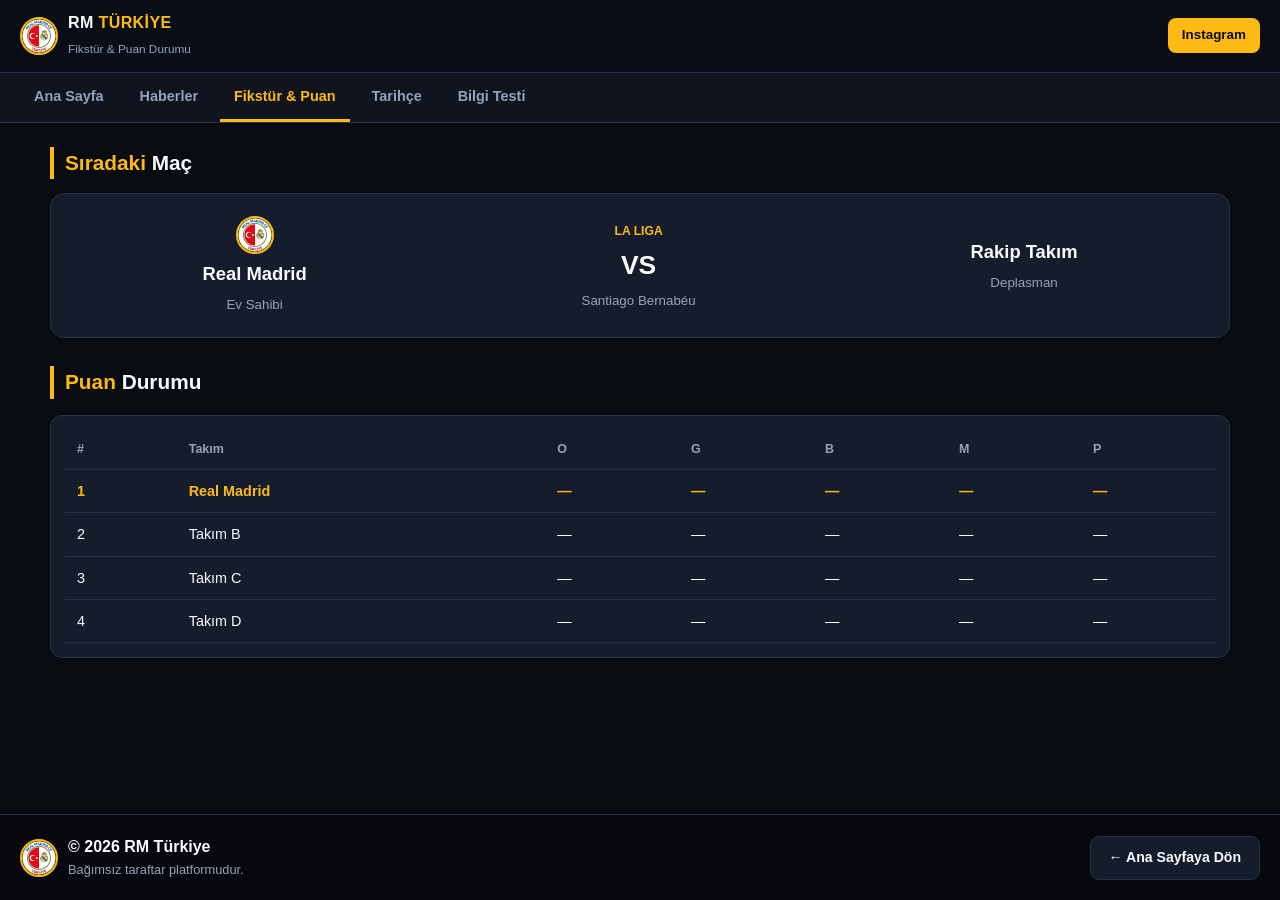
<file: fikstur.html>
<!DOCTYPE html>
<html lang="tr">
<head>
    <meta charset="UTF-8">
    <meta name="viewport" content="width=device-width, initial-scale=1.0">
    <title>Fikstür & Puan | RM Türkiye</title>
    <link rel="stylesheet" href="style.css">
</head>
<body>
    <header class="topbar">
        <div class="topbar-left">
            <a href="index.html" class="brand">
                <img src="logo.jpg" alt="RM Türkiye Logo" class="logo-circle logo-sm">
                <div class="brand-title"><strong>RM <span>TÜRKİYE</span></strong><small>Fikstür & Puan Durumu</small></div>
            </a>
        </div>
        <div class="topbar-right">
            <a href="https://instagram.com/realmadridcf.turkiye" target="_blank" rel="noopener noreferrer" class="ig-btn">Instagram</a>
        </div>
    </header>

    <nav class="main-nav">
        <a href="index.html">Ana Sayfa</a>
        <a href="haberler.html">Haberler</a>
        <a href="fikstur.html" class="active">Fikstür & Puan</a>
        <a href="tarihce.html">Tarihçe</a>
        <a href="quiz.html">Bilgi Testi</a>
    </nav>

    <main class="page">
        <div class="sec-head">
            <h2><span>Sıradaki</span> Maç</h2>
        </div>

        <div class="match-strip">
            <div class="club-col">
                <img src="logo.jpg" alt="Real Madrid" class="logo-circle logo-sm">
                <strong>Real Madrid</strong>
                <small>Ev Sahibi</small>
            </div>
            <div class="mid-col">
                <span>LA LIGA</span>
                <div class="vs-big">VS</div>
                <small>Santiago Bernabéu</small>
            </div>
            <div class="club-col">
                <strong>Rakip Takım</strong>
                <small>Deplasman</small>
            </div>
        </div>

        <div class="sec-head section-gap">
            <h2><span>Puan</span> Durumu</h2>
        </div>

        <div class="table-box">
            <table>
                <thead>
                    <tr>
                        <th>#</th>
                        <th>Takım</th>
                        <th>O</th>
                        <th>G</th>
                        <th>B</th>
                        <th>M</th>
                        <th>P</th>
                    </tr>
                </thead>
                <tbody>
                    <tr class="rm-row">
                        <td>1</td>
                        <td>Real Madrid</td>
                        <td>—</td>
                        <td>—</td>
                        <td>—</td>
                        <td>—</td>
                        <td>—</td>
                    </tr>
                    <tr>
                        <td>2</td>
                        <td>Takım B</td>
                        <td>—</td>
                        <td>—</td>
                        <td>—</td>
                        <td>—</td>
                        <td>—</td>
                    </tr>
                    <tr>
                        <td>3</td>
                        <td>Takım C</td>
                        <td>—</td>
                        <td>—</td>
                        <td>—</td>
                        <td>—</td>
                        <td>—</td>
                    </tr>
                    <tr>
                        <td>4</td>
                        <td>Takım D</td>
                        <td>—</td>
                        <td>—</td>
                        <td>—</td>
                        <td>—</td>
                        <td>—</td>
                    </tr>
                </tbody>
            </table>
        </div>
    </main>

    <footer class="site-footer">
        <div class="footer-brand">
            <img src="logo.jpg" alt="RM Türkiye" class="logo-circle logo-sm">
            <div><strong>© 2026 RM Türkiye</strong><p>Bağımsız taraftar platformudur.</p></div>
        </div>
        <a href="index.html" class="btn-dark">← Ana Sayfaya Dön</a>
    </footer>
    <script src="script.js"></script>
</body>
</html>
</file>
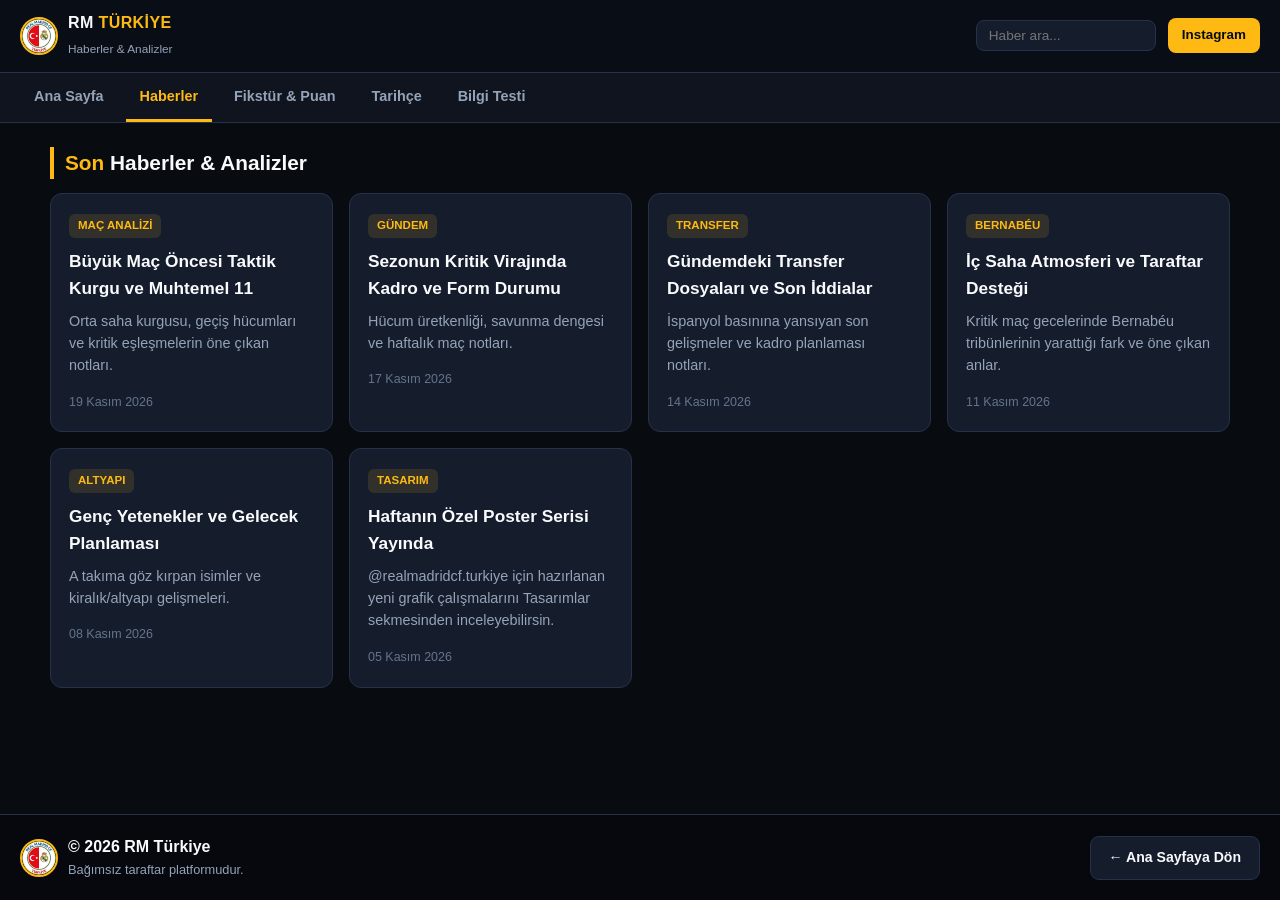
<file: haberler.html>
<!DOCTYPE html>
<html lang="tr">
<head>
    <meta charset="UTF-8">
    <meta name="viewport" content="width=device-width, initial-scale=1.0">
    <title>Haberler | RM Türkiye</title>
    <link rel="stylesheet" href="style.css">
</head>
<body>
    <header class="topbar">
        <div class="topbar-left">
            <a href="index.html" class="brand">
                <img src="logo.jpg" alt="RM Türkiye Logo" class="logo-circle logo-sm">
                <div class="brand-title"><strong>RM <span>TÜRKİYE</span></strong><small>Haberler & Analizler</small></div>
            </a>
        </div>
        <div class="topbar-right">
            <input type="text" id="site-search" class="search-box" placeholder="Haber ara...">
            <a href="https://instagram.com/realmadridcf.turkiye" target="_blank" rel="noopener noreferrer" class="ig-btn">Instagram</a>
        </div>
    </header>

    <nav class="main-nav">
        <a href="index.html">Ana Sayfa</a>
        <a href="haberler.html" class="active">Haberler</a>
        <a href="fikstur.html">Fikstür & Puan</a>
        <a href="tarihce.html">Tarihçe</a>
        <a href="quiz.html">Bilgi Testi</a>
    </nav>

    <main class="page">
        <div class="sec-head">
            <h2><span>Son</span> Haberler & Analizler</h2>
        </div>

        <div class="grid-3 searchable-list">
            <article class="card searchable-item">
                <span class="cat-pill">MAÇ ANALİZİ</span>
                <h3>Büyük Maç Öncesi Taktik Kurgu ve Muhtemel 11</h3>
                <p>Orta saha kurgusu, geçiş hücumları ve kritik eşleşmelerin öne çıkan notları.</p>
                <span class="meta-date">19 Kasım 2026</span>
            </article>
            <article class="card searchable-item">
                <span class="cat-pill">GÜNDEM</span>
                <h3>Sezonun Kritik Virajında Kadro ve Form Durumu</h3>
                <p>Hücum üretkenliği, savunma dengesi ve haftalık maç notları.</p>
                <span class="meta-date">17 Kasım 2026</span>
            </article>
            <article class="card searchable-item">
                <span class="cat-pill">TRANSFER</span>
                <h3>Gündemdeki Transfer Dosyaları ve Son İddialar</h3>
                <p>İspanyol basınına yansıyan son gelişmeler ve kadro planlaması notları.</p>
                <span class="meta-date">14 Kasım 2026</span>
            </article>
            <article class="card searchable-item">
                <span class="cat-pill">BERNABÉU</span>
                <h3>İç Saha Atmosferi ve Taraftar Desteği</h3>
                <p>Kritik maç gecelerinde Bernabéu tribünlerinin yarattığı fark ve öne çıkan anlar.</p>
                <span class="meta-date">11 Kasım 2026</span>
            </article>
            <article class="card searchable-item">
                <span class="cat-pill">ALTYAPI</span>
                <h3>Genç Yetenekler ve Gelecek Planlaması</h3>
                <p>A takıma göz kırpan isimler ve kiralık/altyapı gelişmeleri.</p>
                <span class="meta-date">08 Kasım 2026</span>
            </article>
            <article class="card searchable-item">
                <span class="cat-pill">TASARIM</span>
                <h3>Haftanın Özel Poster Serisi Yayında</h3>
                <p>@realmadridcf.turkiye için hazırlanan yeni grafik çalışmalarını Tasarımlar sekmesinden inceleyebilirsin.</p>
                <span class="meta-date">05 Kasım 2026</span>
            </article>
        </div>
    </main>

    <footer class="site-footer">
        <div class="footer-brand">
            <img src="logo.jpg" alt="RM Türkiye" class="logo-circle logo-sm">
            <div><strong>© 2026 RM Türkiye</strong><p>Bağımsız taraftar platformudur.</p></div>
        </div>
        <a href="index.html" class="btn-dark">← Ana Sayfaya Dön</a>
    </footer>
    <script src="script.js"></script>
</body>
</html>
</file>
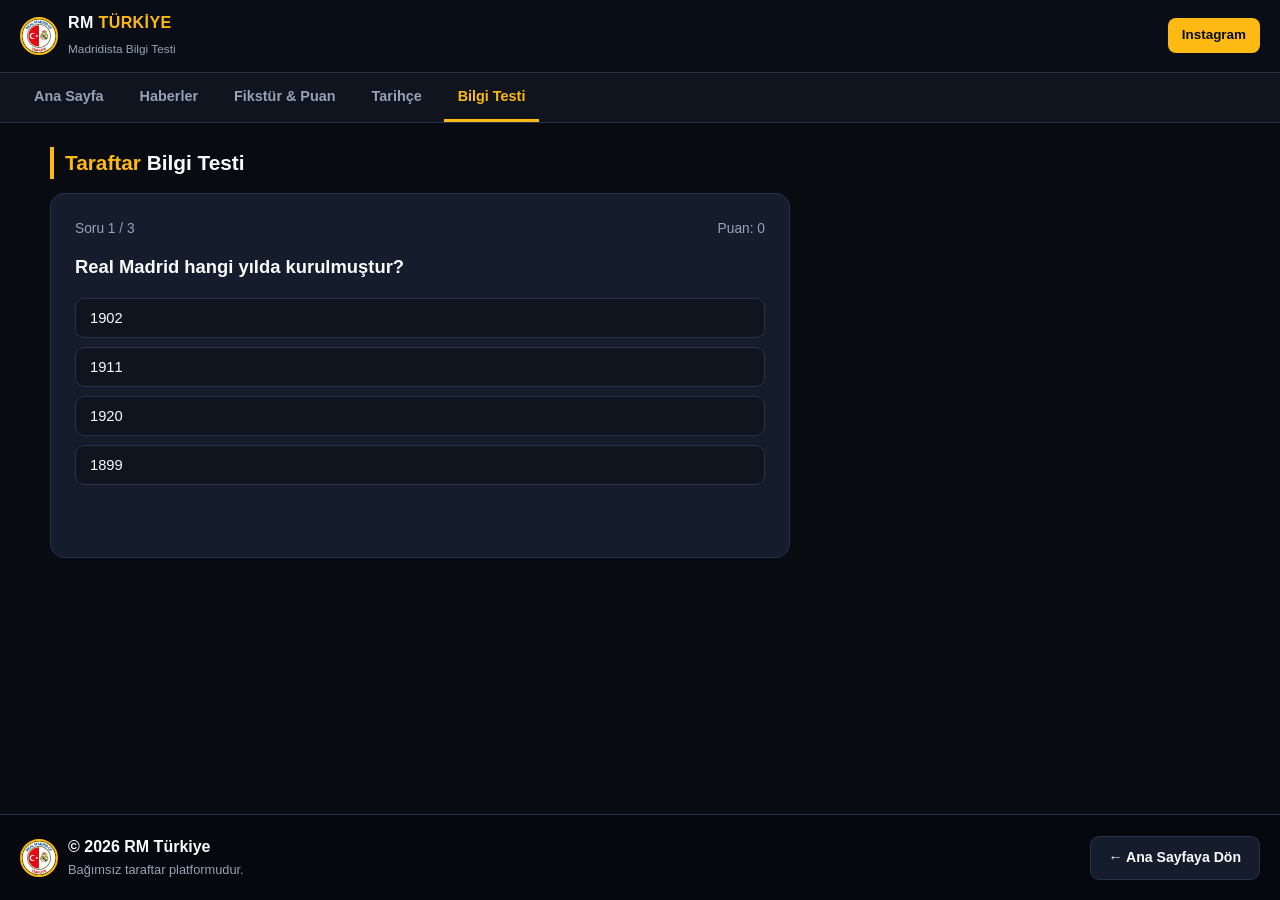
<file: quiz.html>
<!DOCTYPE html>
<html lang="tr">
<head>
    <meta charset="UTF-8">
    <meta name="viewport" content="width=device-width, initial-scale=1.0">
    <title>Bilgi Testi | RM Türkiye</title>
    <link rel="stylesheet" href="style.css">
</head>
<body>
    <header class="topbar">
        <div class="topbar-left">
            <a href="index.html" class="brand">
                <img src="logo.jpg" alt="RM Türkiye Logo" class="logo-circle logo-sm">
                <div class="brand-title"><strong>RM <span>TÜRKİYE</span></strong><small>Madridista Bilgi Testi</small></div>
            </a>
        </div>
        <div class="topbar-right">
            <a href="https://instagram.com/realmadridcf.turkiye" target="_blank" rel="noopener noreferrer" class="ig-btn">Instagram</a>
        </div>
    </header>

    <nav class="main-nav">
        <a href="index.html">Ana Sayfa</a>
        <a href="haberler.html">Haberler</a>
        <a href="fikstur.html">Fikstür & Puan</a>
        <a href="tarihce.html">Tarihçe</a>
        <a href="quiz.html" class="active">Bilgi Testi</a>
    </nav>

    <main class="page">
        <div class="sec-head">
            <h2><span>Taraftar</span> Bilgi Testi</h2>
        </div>

        <div class="quiz-panel">
            <div class="quiz-top">
                <span id="q-step">Soru 1 / 3</span>
                <span id="q-points">Puan: 0</span>
            </div>
            <h3 id="q-title">Soru yükleniyor...</h3>
            <div class="options-stack" id="q-choices"></div>
            <p class="quiz-note" id="q-msg"></p>
            <button type="button" class="btn-gold hidden" id="q-next">Sonraki Soru</button>
        </div>
    </main>

    <footer class="site-footer">
        <div class="footer-brand">
            <img src="logo.jpg" alt="RM Türkiye" class="logo-circle logo-sm">
            <div><strong>© 2026 RM Türkiye</strong><p>Bağımsız taraftar platformudur.</p></div>
        </div>
        <a href="index.html" class="btn-dark">← Ana Sayfaya Dön</a>
    </footer>
    <script src="script.js"></script>
</body>
</html>
</file>
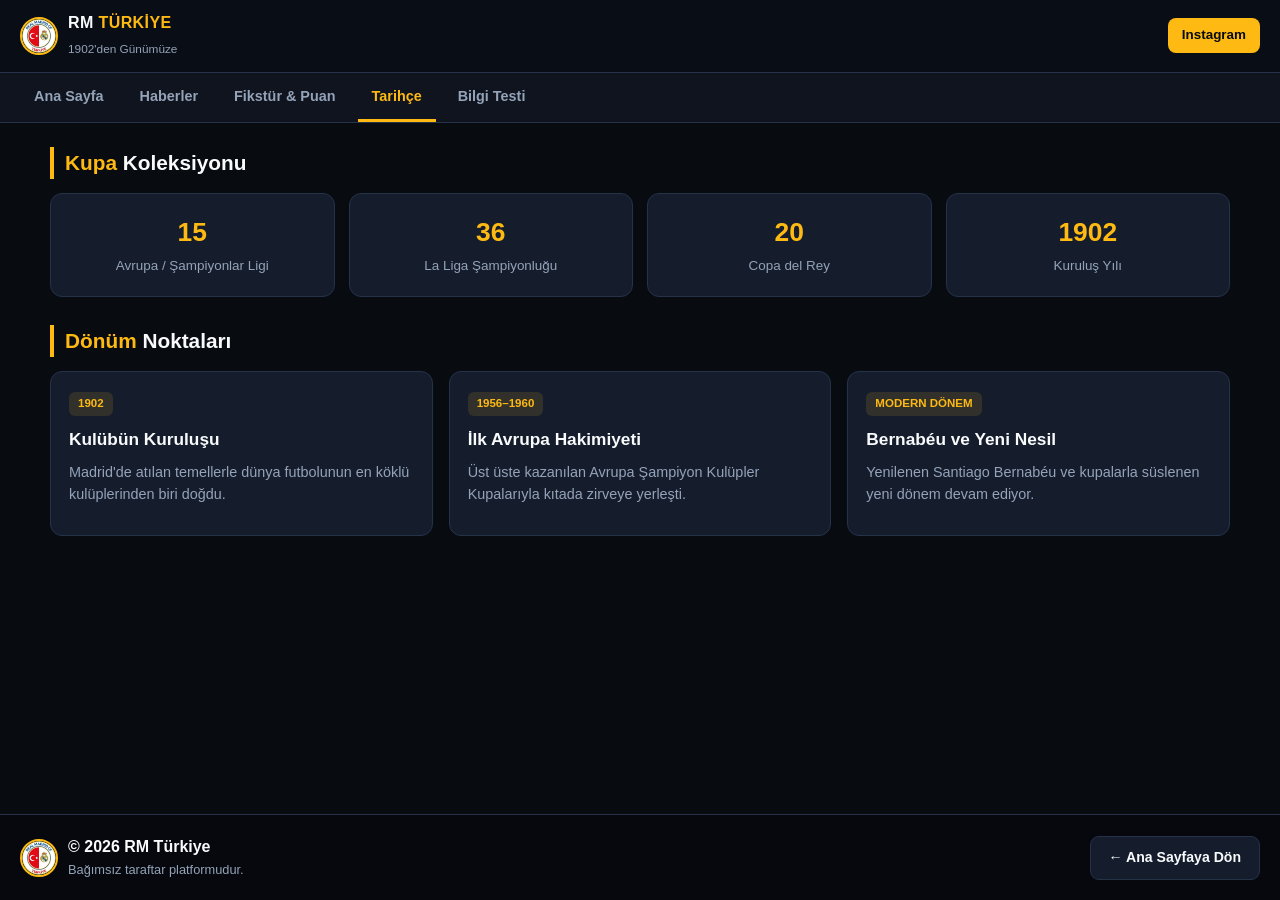
<file: tarihce.html>
<!DOCTYPE html>
<html lang="tr">
<head>
    <meta charset="UTF-8">
    <meta name="viewport" content="width=device-width, initial-scale=1.0">
    <title>Kulüp Tarihçesi | RM Türkiye</title>
    <link rel="stylesheet" href="style.css">
</head>
<body>
    <header class="topbar">
        <div class="topbar-left">
            <a href="index.html" class="brand">
                <img src="logo.jpg" alt="RM Türkiye Logo" class="logo-circle logo-sm">
                <div class="brand-title"><strong>RM <span>TÜRKİYE</span></strong><small>1902'den Günümüze</small></div>
            </a>
        </div>
        <div class="topbar-right">
            <a href="https://instagram.com/realmadridcf.turkiye" target="_blank" rel="noopener noreferrer" class="ig-btn">Instagram</a>
        </div>
    </header>

    <nav class="main-nav">
        <a href="index.html">Ana Sayfa</a>
        <a href="haberler.html">Haberler</a>
        <a href="fikstur.html">Fikstür & Puan</a>
        <a href="tarihce.html" class="active">Tarihçe</a>
        <a href="quiz.html">Bilgi Testi</a>
    </nav>

    <main class="page">
        <div class="sec-head">
            <h2><span>Kupa</span> Koleksiyonu</h2>
        </div>

        <div class="grid-4">
            <div class="stat-box"><strong>15</strong><span>Avrupa / Şampiyonlar Ligi</span></div>
            <div class="stat-box"><strong>36</strong><span>La Liga Şampiyonluğu</span></div>
            <div class="stat-box"><strong>20</strong><span>Copa del Rey</span></div>
            <div class="stat-box"><strong>1902</strong><span>Kuruluş Yılı</span></div>
        </div>

        <div class="sec-head section-gap">
            <h2><span>Dönüm</span> Noktaları</h2>
        </div>

        <div class="grid-3">
            <div class="card">
                <span class="cat-pill">1902</span>
                <h3>Kulübün Kuruluşu</h3>
                <p>Madrid'de atılan temellerle dünya futbolunun en köklü kulüplerinden biri doğdu.</p>
            </div>
            <div class="card">
                <span class="cat-pill">1956–1960</span>
                <h3>İlk Avrupa Hakimiyeti</h3>
                <p>Üst üste kazanılan Avrupa Şampiyon Kulüpler Kupalarıyla kıtada zirveye yerleşti.</p>
            </div>
            <div class="card">
                <span class="cat-pill">MODERN DÖNEM</span>
                <h3>Bernabéu ve Yeni Nesil</h3>
                <p>Yenilenen Santiago Bernabéu ve kupalarla süslenen yeni dönem devam ediyor.</p>
            </div>
        </div>
    </main>

    <footer class="site-footer">
        <div class="footer-brand">
            <img src="logo.jpg" alt="RM Türkiye" class="logo-circle logo-sm">
            <div><strong>© 2026 RM Türkiye</strong><p>Bağımsız taraftar platformudur.</p></div>
        </div>
        <a href="index.html" class="btn-dark">← Ana Sayfaya Dön</a>
    </footer>
    <script src="script.js"></script>
</body>
</html>
</file>
<file: style.css>
:root {
    --bg: #080b10;
    --panel: #0f141f;
    --card: #151d2d;
    --card-hover: #1b253a;
    --border: #25324a;
    --text: #f8fafc;
    --muted: #94a3b8;
    --gold: #feba12;
    --gold-hover: #e5a506;
    --white-accent: #ffffff;
    --green: #22c55e;
}

* {
    margin: 0;
    padding: 0;
    box-sizing: border-box;
    font-family: 'Segoe UI', Tahoma, Geneva, Verdana, sans-serif;
}

body {
    background: var(--bg);
    color: var(--text);
    line-height: 1.55;
    min-height: 100vh;
    display: flex;
    flex-direction: column;
}

/* Üst Header */
.topbar {
    background: rgba(10, 14, 22, 0.96);
    border-bottom: 1px solid var(--border);
    padding: 11px 20px;
    display: flex;
    justify-content: space-between;
    align-items: center;
    gap: 14px;
    position: sticky;
    top: 0;
    z-index: 120;
}

.topbar-left,
.topbar-right {
    display: flex;
    align-items: center;
    gap: 12px;
}

.brand {
    display: flex;
    align-items: center;
    gap: 10px;
    text-decoration: none;
    color: var(--text);
}

.logo-circle {
    border-radius: 50%;
    object-fit: cover;
    border: 2px solid var(--gold);
}

.logo-sm {
    width: 38px;
    height: 38px;
}

.logo-md {
    width: 64px;
    height: 64px;
}

.brand-title strong {
    display: block;
    font-size: 1rem;
    letter-spacing: 0.4px;
}

.brand-title strong span {
    color: var(--gold);
}

.brand-title small {
    color: var(--muted);
    font-size: 0.74rem;
}

.season-badge {
    background: rgba(254, 186, 18, 0.12);
    border: 1px solid rgba(254, 186, 18, 0.35);
    color: var(--gold);
    padding: 4px 10px;
    border-radius: 999px;
    font-size: 0.76rem;
    font-weight: 700;
}

.search-box {
    background: var(--card);
    border: 1px solid var(--border);
    color: var(--text);
    padding: 7px 12px;
    border-radius: 8px;
    font-size: 0.85rem;
    width: 180px;
}

.search-box:focus {
    outline: none;
    border-color: var(--gold);
}

.ig-btn {
    background: var(--gold);
    color: #080b10;
    text-decoration: none;
    padding: 7px 14px;
    border-radius: 8px;
    font-size: 0.84rem;
    font-weight: 800;
}

.ig-btn:hover {
    background: var(--gold-hover);
}

/* Ayrı Sayfa Sekme Menüsü */
.main-nav {
    background: var(--panel);
    border-bottom: 1px solid var(--border);
    padding: 0 20px;
    display: flex;
    gap: 8px;
    overflow-x: auto;
}

.main-nav a {
    color: var(--muted);
    text-decoration: none;
    padding: 12px 14px;
    font-size: 0.9rem;
    font-weight: 700;
    border-bottom: 3px solid transparent;
    white-space: nowrap;
    transition: 0.18s;
}

.main-nav a:hover {
    color: var(--text);
}

.main-nav a.active {
    color: var(--gold);
    border-bottom-color: var(--gold);
}

/* Sayfa Konteyneri */
.page {
    width: 94%;
    max-width: 1180px;
    margin: 24px auto 44px;
    flex: 1;
}

/* Vitrin Banner */
.hero-banner {
    background: linear-gradient(120deg, #131c2e 0%, #0d1320 65%, rgba(254, 186, 18, 0.12) 100%);
    border: 1px solid var(--border);
    border-radius: 16px;
    padding: 26px;
    display: flex;
    justify-content: space-between;
    align-items: center;
    gap: 20px;
    flex-wrap: wrap;
    margin-bottom: 24px;
}

.hero-tag {
    display: inline-block;
    color: var(--gold);
    font-size: 0.75rem;
    font-weight: 800;
    letter-spacing: 1px;
    margin-bottom: 6px;
}

.hero-banner h1 {
    font-size: 1.85rem;
    margin-bottom: 8px;
}

.hero-banner p {
    color: var(--muted);
    max-width: 650px;
    font-size: 0.94rem;
}

.hero-cta {
    display: flex;
    gap: 10px;
    margin-top: 16px;
    flex-wrap: wrap;
}

.btn-gold {
    background: var(--gold);
    color: #080b10;
    text-decoration: none;
    border: none;
    padding: 10px 18px;
    border-radius: 9px;
    font-weight: 800;
    font-size: 0.88rem;
    cursor: pointer;
    display: inline-block;
}

.btn-gold:hover {
    background: var(--gold-hover);
}

.btn-dark {
    background: var(--card);
    color: var(--text);
    text-decoration: none;
    border: 1px solid var(--border);
    padding: 10px 18px;
    border-radius: 9px;
    font-weight: 700;
    font-size: 0.88rem;
    display: inline-block;
}

.btn-dark:hover {
    border-color: var(--gold);
}

.hero-right-box {
    display: flex;
    align-items: center;
    gap: 14px;
    background: rgba(8, 11, 16, 0.65);
    border: 1px solid var(--border);
    padding: 16px 20px;
    border-radius: 14px;
}

.hero-right-box strong {
    display: block;
    font-size: 1.05rem;
}

.hero-right-box span {
    color: var(--gold);
    font-size: 0.82rem;
    font-weight: 700;
}

/* Bölüm Başlıkları */
.sec-head {
    display: flex;
    justify-content: space-between;
    align-items: center;
    margin-bottom: 14px;
    gap: 10px;
    flex-wrap: wrap;
}

.sec-head h2 {
    font-size: 1.3rem;
    border-left: 4px solid var(--gold);
    padding-left: 11px;
}

.sec-head h2 span {
    color: var(--gold);
}

.link-more {
    color: var(--gold);
    text-decoration: none;
    font-size: 0.86rem;
    font-weight: 700;
}

.section-gap {
    margin-top: 28px;
}

/* Grid ve Kartlar */
.grid-3 {
    display: grid;
    grid-template-columns: repeat(auto-fit, minmax(280px, 1fr));
    gap: 16px;
}

.grid-4 {
    display: grid;
    grid-template-columns: repeat(auto-fit, minmax(190px, 1fr));
    gap: 14px;
}

.card {
    background: var(--card);
    border: 1px solid var(--border);
    border-radius: 12px;
    padding: 18px;
    transition: 0.18s;
}

.card:hover {
    background: var(--card-hover);
    border-color: rgba(254, 186, 18, 0.5);
}

.cat-pill {
    display: inline-block;
    background: rgba(254, 186, 18, 0.12);
    color: var(--gold);
    font-size: 0.72rem;
    font-weight: 800;
    padding: 3px 9px;
    border-radius: 6px;
    margin-bottom: 10px;
}

.card h3 {
    font-size: 1.08rem;
    margin-bottom: 8px;
}

.card p {
    color: var(--muted);
    font-size: 0.9rem;
    margin-bottom: 12px;
}

.meta-date {
    font-size: 0.78rem;
    color: #64748b;
}

/* Maç & Tablo */
.match-strip {
    background: var(--card);
    border: 1px solid var(--border);
    border-radius: 14px;
    padding: 22px;
    display: flex;
    justify-content: space-around;
    align-items: center;
    gap: 16px;
    flex-wrap: wrap;
    text-align: center;
}

.club-col {
    display: flex;
    flex-direction: column;
    align-items: center;
    gap: 6px;
}

.club-col strong {
    font-size: 1.15rem;
}

.club-col small,
.mid-col small {
    color: var(--muted);
}

.mid-col span {
    color: var(--gold);
    font-size: 0.76rem;
    font-weight: 800;
}

.vs-big {
    font-size: 1.65rem;
    font-weight: 900;
    margin: 2px 0;
}

.table-box {
    background: var(--card);
    border: 1px solid var(--border);
    border-radius: 12px;
    padding: 14px;
    margin-top: 16px;
    overflow-x: auto;
}

table {
    width: 100%;
    border-collapse: collapse;
    font-size: 0.9rem;
}

th, td {
    padding: 10px 12px;
    border-bottom: 1px solid var(--border);
    text-align: left;
}

th {
    color: var(--muted);
    font-size: 0.78rem;
}

.rm-row td {
    color: var(--gold);
    font-weight: 800;
}

/* İstatistik Kutuları */
.stat-box {
    background: var(--card);
    border: 1px solid var(--border);
    border-radius: 12px;
    padding: 18px;
    text-align: center;
}

.stat-box strong {
    display: block;
    font-size: 1.65rem;
    color: var(--gold);
}

.stat-box span {
    color: var(--muted);
    font-size: 0.84rem;
}

/* Poster Kartları */
.poster-card {
    background: var(--card);
    border: 1px solid var(--border);
    border-radius: 12px;
    overflow: hidden;
}

.poster-box {
    height: 210px;
    background: linear-gradient(135deg, #1d2942, #0d1322);
    display: flex;
    align-items: center;
    justify-content: center;
    color: var(--gold);
    font-weight: 800;
    letter-spacing: 0.8px;
}

.poster-footer {
    padding: 13px;
    font-weight: 700;
    text-align: center;
}

/* Quiz */
.quiz-panel {
    background: var(--card);
    border: 1px solid var(--border);
    border-radius: 14px;
    padding: 24px;
    max-width: 740px;
}

.quiz-top {
    display: flex;
    justify-content: space-between;
    color: var(--muted);
    font-size: 0.86rem;
    margin-bottom: 14px;
}

.quiz-panel h3 {
    font-size: 1.15rem;
    margin-bottom: 16px;
}

.options-stack {
    display: grid;
    gap: 9px;
    margin-bottom: 14px;
}

.opt-btn {
    text-align: left;
    background: var(--panel);
    color: var(--text);
    border: 1px solid var(--border);
    padding: 11px 14px;
    border-radius: 9px;
    cursor: pointer;
    font-size: 0.92rem;
}

.opt-btn:hover {
    border-color: var(--gold);
}

.quiz-note {
    min-height: 22px;
    color: var(--gold);
    font-size: 0.9rem;
    margin-bottom: 12px;
}

.hidden {
    display: none;
}

/* Footer */
.site-footer {
    background: #06080d;
    border-top: 1px solid var(--border);
    padding: 20px;
    display: flex;
    justify-content: space-between;
    align-items: center;
    gap: 14px;
    flex-wrap: wrap;
}

.footer-brand {
    display: flex;
    align-items: center;
    gap: 10px;
}

.footer-brand p {
    color: var(--muted);
    font-size: 0.8rem;
}

@media (max-width: 760px) {
    .search-box,
    .season-badge {
        display: none;
    }
    .hero-banner h1 {
        font-size: 1.45rem;
    }
}
</file>
